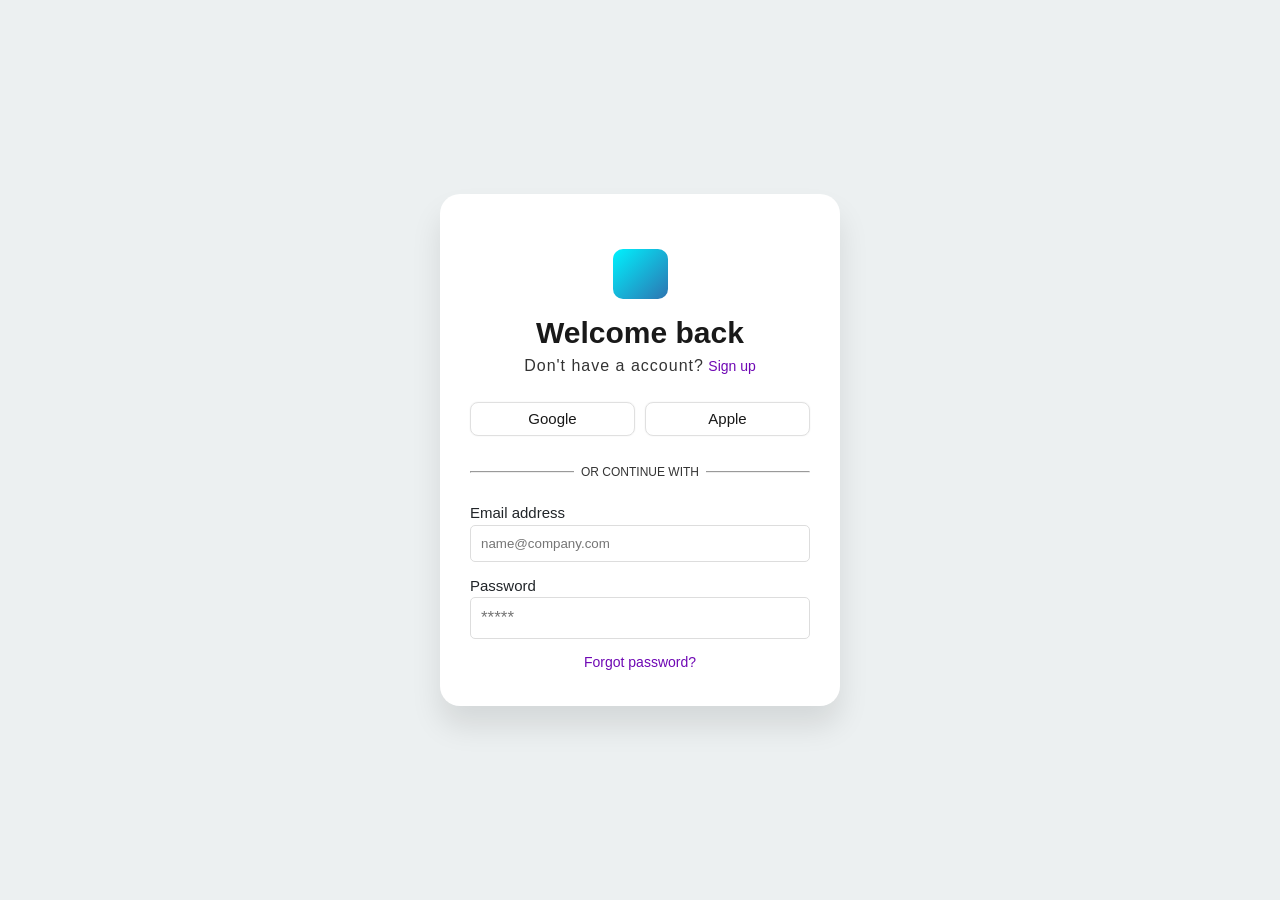
<file: index.html>
<!doctype html>
<html lang="en">
  <head>
    <meta charset="UTF-8" />
    <meta name="viewport" content="width=device-width, initial-scale=1.0" />
    <link rel="stylesheet" href="style.css" />
    <title>Login Form | Login your account</title>
  </head>
  <body>
    <!doctype html>
    <html lang="en">
      <head>
        <meta charset="UTF-8" />
        <meta name="viewport" content="width=device-width, initial-scale=1.0" />
        <title>Login Form</title>
      </head>

      <body>
        <!-- This is our Main Box of Login Form -->
        <section class="main-container">
          <div class="main-box">
            <div class="centering-box">
              <!-- For the starting box in the Main Box -->
              <span class="starting-box"></span>

              <!-- For the main Heading -->
              <h1 id="heading">Welcome back</h1>
            </div>
            <!--Simple Question Related to the Account-->
            <div class="first-paragraph">
              <p id="paragraph">Don't have a account?</p>
              &nbsp;
              <a id="for-new-account">Sign up</a>
            </div>

            <!--For Singing or Log in the Existing Account of Google or Apple-->
            <div class="existing-accounts-boxes">
              <div class="box-for-login-google">Google</div>
              <div class="box-for-login-apple">Apple</div>
            </div>

            <hr />
            <!--Continue With-->
            <div class="para-for-continue">
              <p>OR CONTINUE WITH</p>
            </div>

            <!--Fill the info to create a New Account-->
            <form action="get">
              <label for="username">Email address</label>
              <input type="email" id="email" placeholder="name@company.com" />

              <label for="username">Password</label>

              <input
                style="font-size: 17px"
                type="password"
                id="password"
                placeholder="*****"
              />
              <a id="forgot-password">Forgot password?</a>
            </form>
          </div>
        </section>
      </body>
    </html>
  </body>
</html>
</file>
<file: style.css>
:root {
  --background_color: #ecf0f1;
  --primary_color: #212529;
  --secondary_color: #ddd;
}

* {
  margin: 0;
  padding: 0;
  box-sizing: border-box;
}

body {
  background-color: var(--background_color);
  font-family: sans-serif;
}

.main-container {
  display: flex;
  justify-content: center;
  align-items: center;
  height: 100vh;
  padding: 20px;
}

.main-box {
  max-width: 400px;
  width: 100%;
  background-color: #fff;
  display: flex;
  flex-direction: column;
  padding: 30px;
  line-height: 1.9;
  border-radius: 20px;
  box-shadow: 0 20px 30px rgba(0, 0, 0, 0.1);
}

.centering-box {
  display: flex;
  justify-content: center;
  align-items: center;
  flex-direction: column;
}

.starting-box {
  height: 20%;
  width: 55px;
  padding: 25px;
  border-radius: 10px;
  margin: 25px 0 5px 0;
  background: linear-gradient(135deg, #00f2fe 0%, #2d74b1 100%);
}

#heading {
  color: rgba(0, 0, 0, 0.9);
  font-size: 30px;
  font-weight: 600;
}

.first-paragraph {
  display: flex;
  justify-content: center;
  align-items: center;
  margin-top: -10px;
}

#paragraph {
  font-size: 16px;
  color: rgba(0, 0, 0, 0.8);
  letter-spacing: 1px;
  font-weight: 500;
  cursor: pointer;
}

#for-new-account {
  color: rgb(111, 8, 180);
  font-weight: 500;
  cursor: pointer;
}

.existing-accounts-boxes {
  display: flex;
  justify-content: space-evenly;
  margin-top: 20px;
  margin-bottom: 20px;
  gap: 10px;
}

.box-for-login-google {
  border: 1px solid #ddd;
  padding: 2px;
  width: 50%;
  height: 10%;
  text-align: center;
  border-radius: 8px;
  font-size: 15px;
  color: black;
  font-weight: 400;
  opacity: 0.9;
  box-shadow: 0 0 1.4px 0px rgba(0, 0, 0, 0.1);
  cursor: pointer;
}

.box-for-login-google:hover {
  border-color: black;
}

.box-for-login-apple {
  border: 1px solid #ddd;
  padding: 2px;
  width: 50%;
  height: 10%;
  text-align: center;
  border-radius: 8px;
  font-size: 15px;
  color: black;
  font-weight: 400;
  opacity: 0.9;
  box-shadow: 0 0 1.4px 0px rgba(0, 0, 0, 0.1);
  margin-bottom: 10px;
  cursor: pointer;
}

.box-for-login-apple:hover {
  border-color: black;
}

.para-for-continue {
  display: flex;
  justify-content: center;
  margin-top: -12px;
}

hr {
  margin-top: 5px;
}

.para-for-continue > p {
  font-size: 12px;
  color: rgba(0, 0, 0, 0.8);
  letter-spacing: 0px;
  background-color: white;
  padding: 0 7px 0 7px;
  font-family: arial;
}

form {
  display: flex;
  justify-content: center;
  flex-direction: column;
  margin-top: 15px;
}

label {
  font-size: 15px;
  font-weight: 500;
  color: var(--primary_color);
  margin-bottom: -3px;
}

input {
  padding: 10px;
  border-radius: 5px;
  border: 1px solid #ddd;
  text-align: left;
  margin-bottom: 10px;
  padding-right: 5px;
}

a {
  text-align: center;
  font-size: 14px;
  color: rgb(111, 8, 180);
  cursor: pointer;
}
</file>
